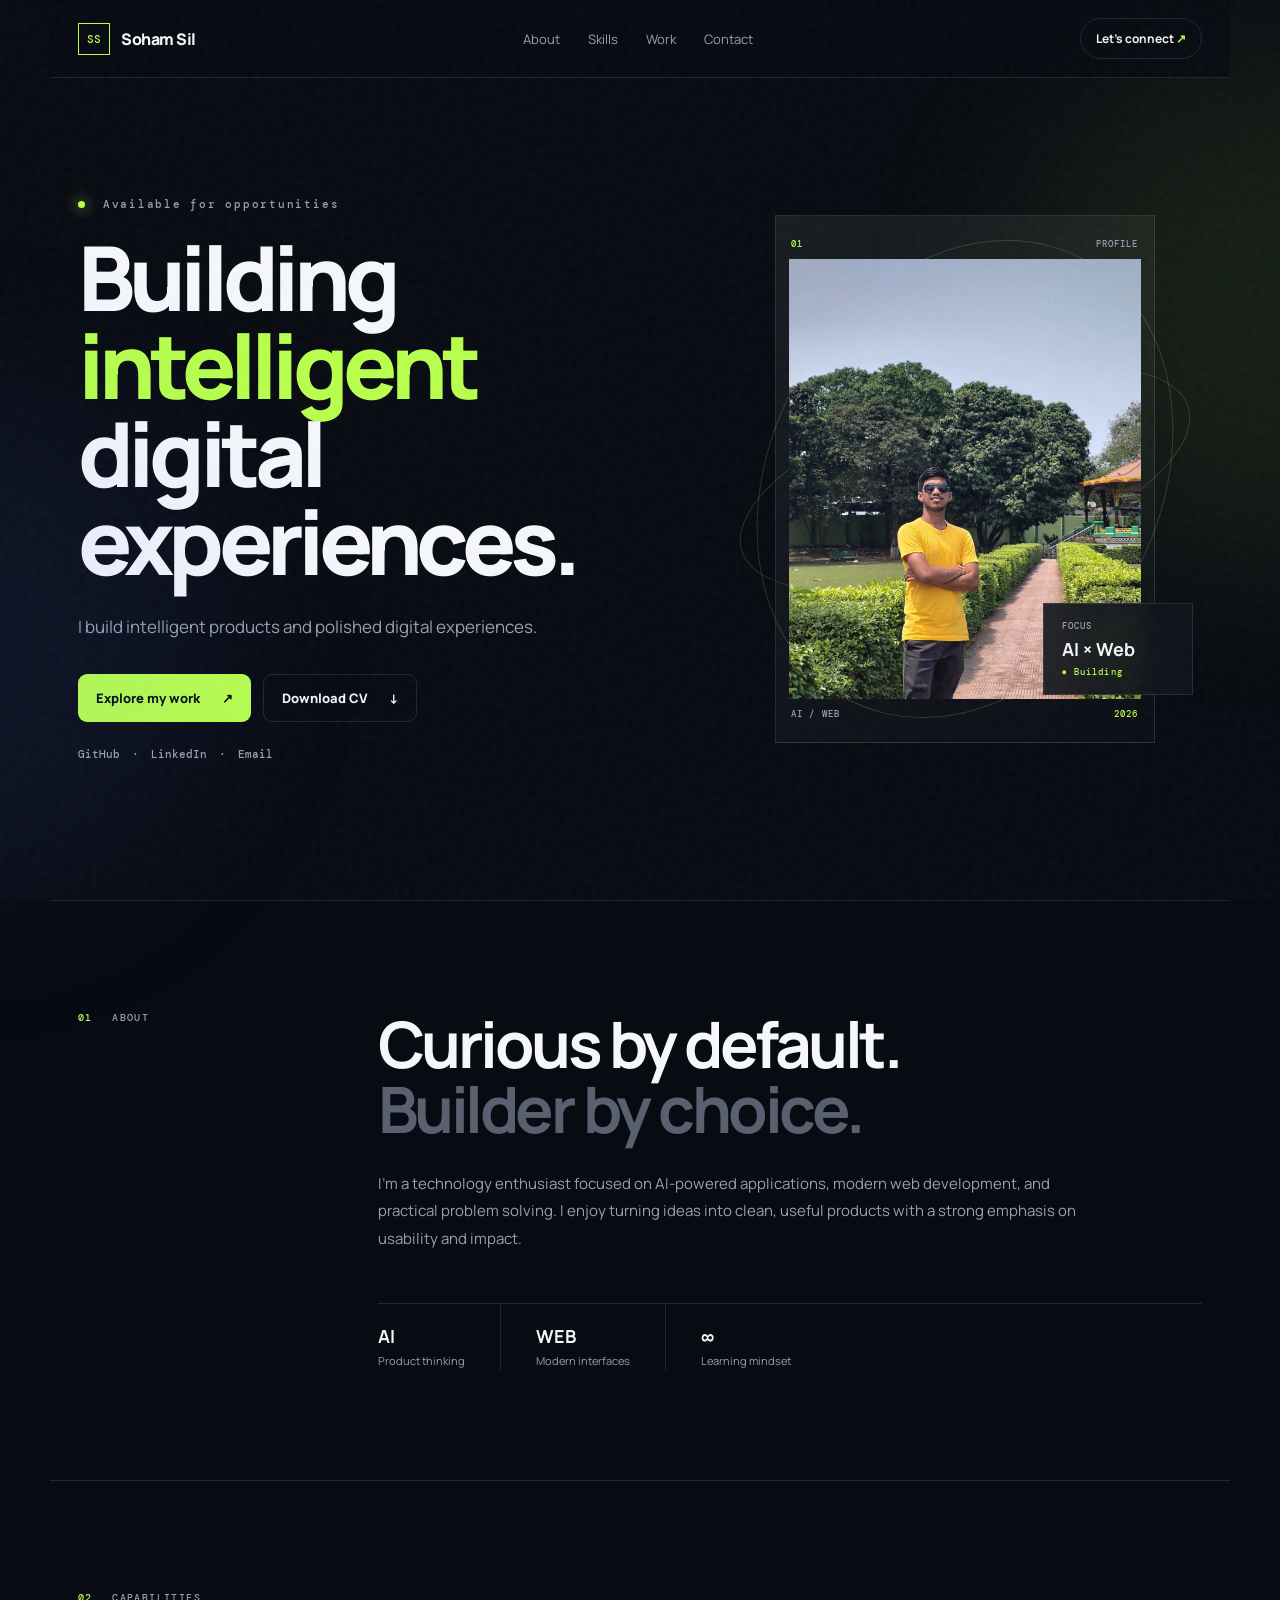
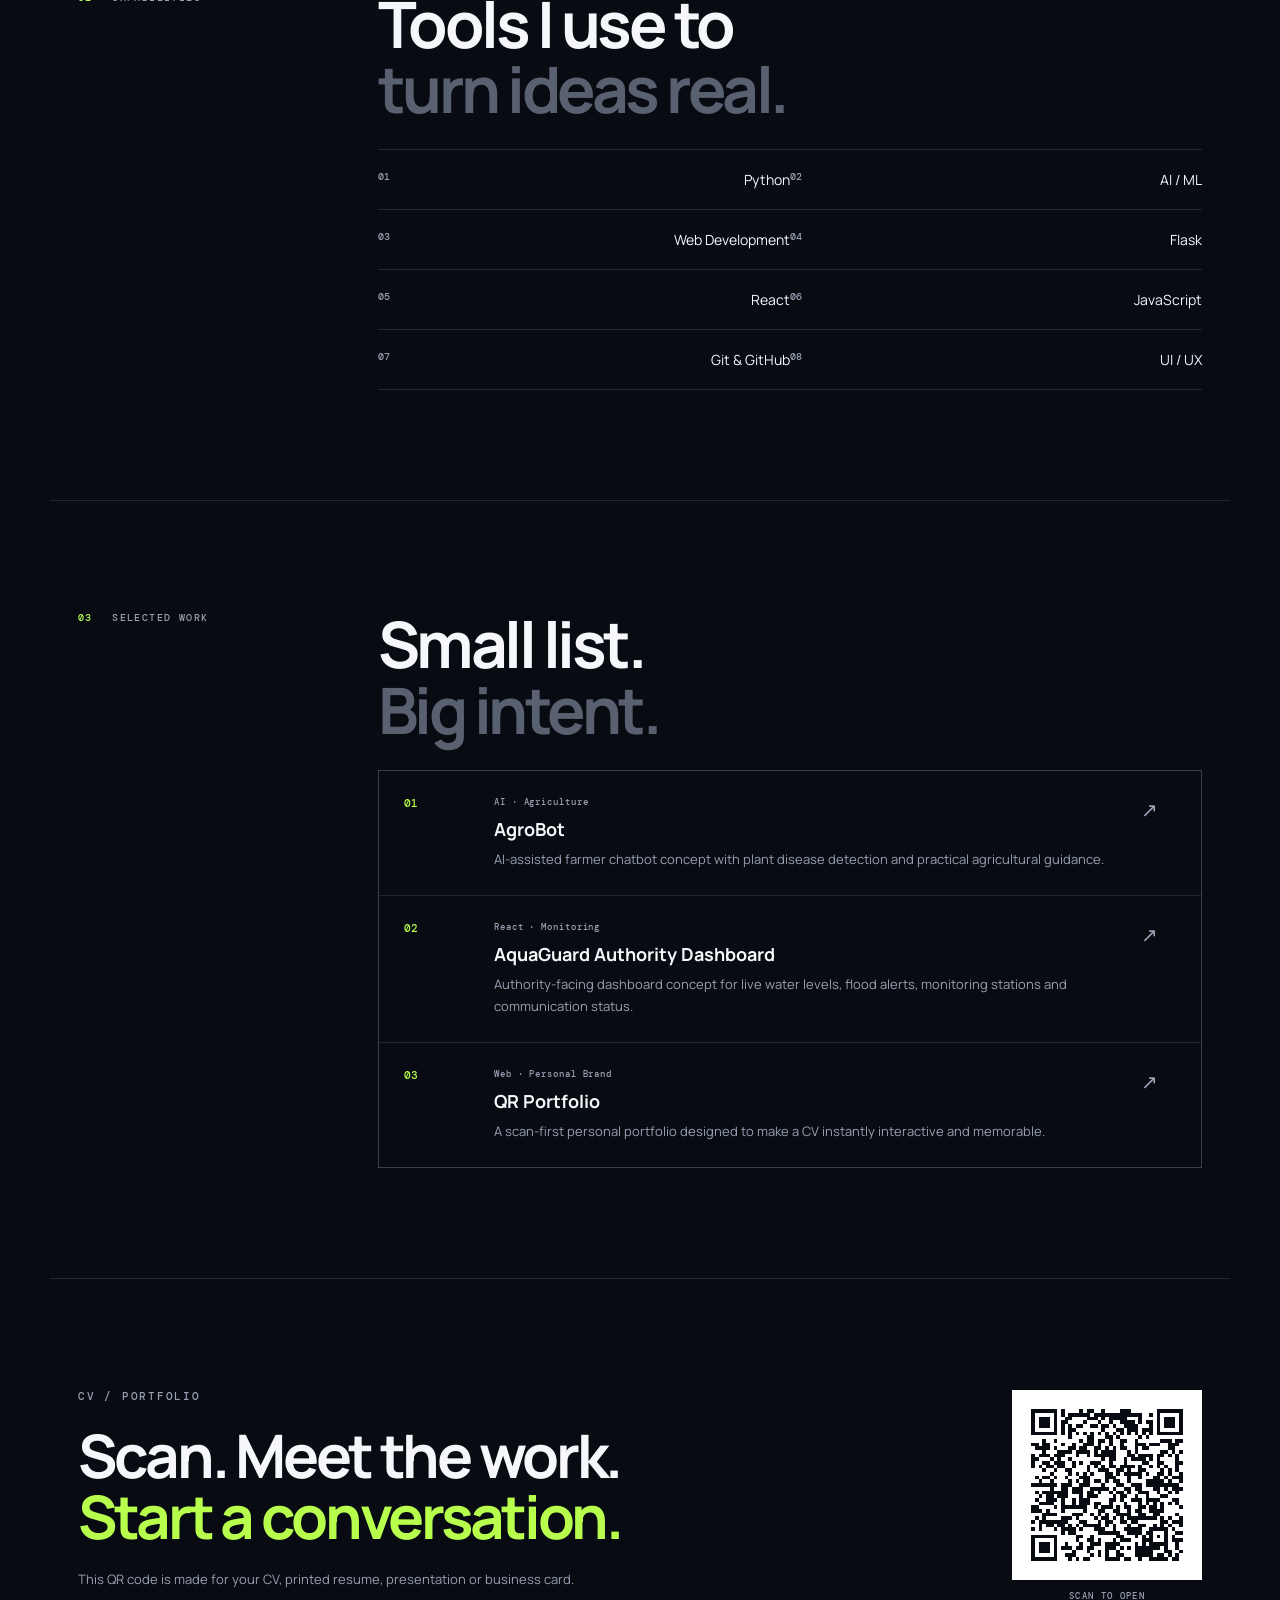
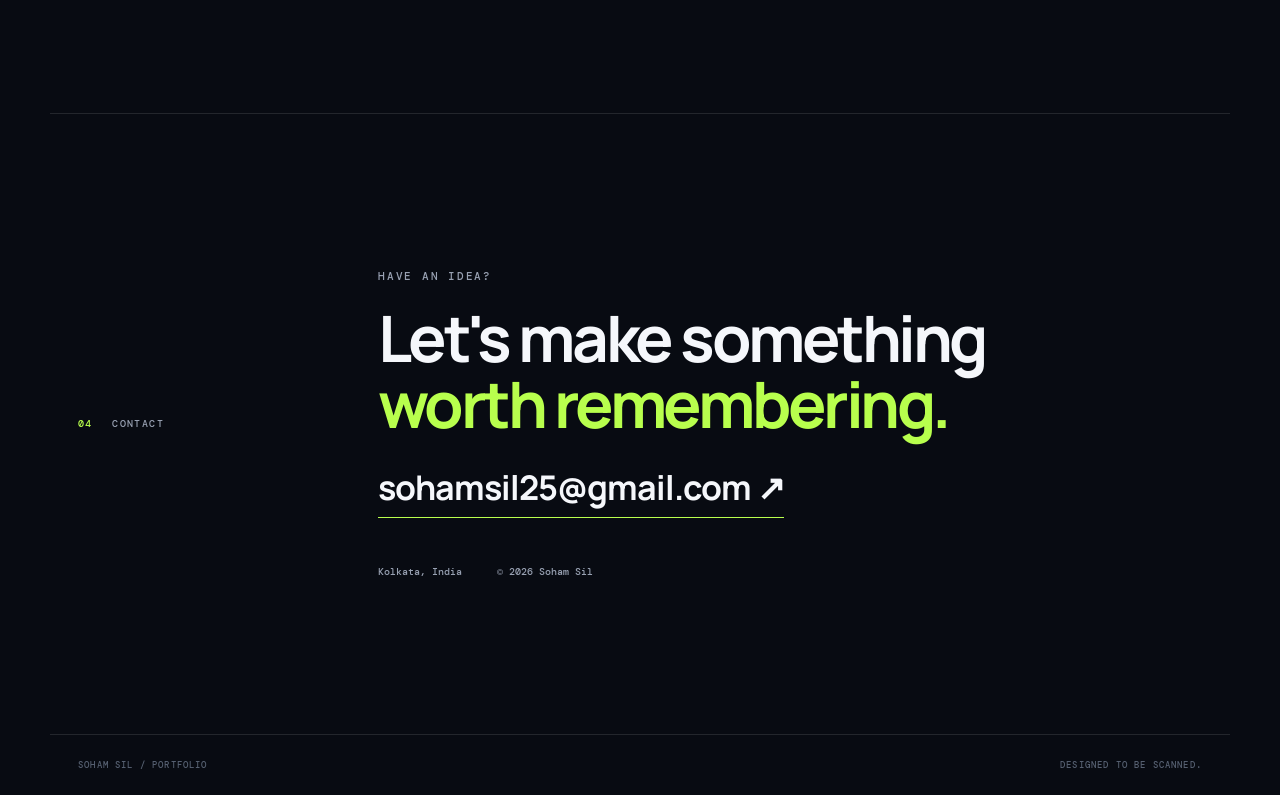
<file: index.html>
<!doctype html>
<html lang="en">
<head>
  <meta charset="utf-8">
  <meta name="viewport" content="width=device-width, initial-scale=1">
  <meta name="theme-color" content="#080b12">
  <meta name="description" content="Soham Sil — AI Developer and Web Developer portfolio.">
  <title>Soham Sil — AI Developer</title>
  <link rel="icon" href="assets/favicon.svg" type="image/svg+xml">
  <link rel="stylesheet" href="assets/css/styles.css">
</head>
<body>
  <div class="noise"></div>
  <div class="ambient ambient-one"></div>
  <div class="ambient ambient-two"></div>

  <header class="nav">
    <a class="brand" href="#home" aria-label="Soham Sil home">
      <span class="brand-mark">SS</span><span>Soham Sil</span>
    </a>
    <nav aria-label="Primary navigation">
      <a href="#about">About</a>
      <a href="#skills">Skills</a>
      <a href="#projects">Work</a>
      <a href="#contact">Contact</a>
    </nav>
    <a class="nav-cta" href="#contact">Let's connect <span>↗</span></a>
  </header>

  <main>
    <section id="home" class="hero section">
      <div class="hero-copy reveal">
        <p class="eyebrow"><span class="pulse"></span> Available for opportunities</p>
        <h1>Building <em>intelligent</em><br>digital experiences.</h1>
        <p class="lead" id="tagline"></p>
        <div class="hero-actions">
          <a class="button button-primary" href="#projects">Explore my work <span>↗</span></a>
          <a class="button button-ghost" id="resumeBtn" href="#contact">Download CV <span>↓</span></a>
        </div>
        <div class="quick-links">
          <a id="githubLink" href="#" target="_blank" rel="noreferrer">GitHub</a>
          <span>·</span>
          <a id="linkedinLink" href="#" target="_blank" rel="noreferrer">LinkedIn</a>
          <span>·</span>
          <a href="#contact">Email</a>
        </div>
      </div>

      <div class="hero-visual reveal">
        <div class="portrait-frame">
          <div class="frame-top"><span>01</span><span>PROFILE</span></div>
          <img src="assets/images/profile.jpeg" alt="Portrait of Soham Sil">
          <div class="frame-bottom"><span>AI / WEB</span><span>2026</span></div>
        </div>
        <div class="orbit orbit-a"></div>
        <div class="orbit orbit-b"></div>
        <div class="floating-card">
          <span class="mini-label">FOCUS</span>
          <strong>AI × Web</strong>
          <span class="status">● Building</span>
        </div>
      </div>
    </section>

    <section id="about" class="section split">
      <div class="section-label reveal"><span>01</span> ABOUT</div>
      <div class="section-content reveal">
        <h2>Curious by default.<br><span>Builder by choice.</span></h2>
        <p id="aboutText"></p>
        <div class="stat-row">
          <div><strong>AI</strong><span>Product thinking</span></div>
          <div><strong>WEB</strong><span>Modern interfaces</span></div>
          <div><strong>∞</strong><span>Learning mindset</span></div>
        </div>
      </div>
    </section>

    <section id="skills" class="section split">
      <div class="section-label reveal"><span>02</span> CAPABILITIES</div>
      <div class="section-content reveal">
        <h2>Tools I use to<br><span>turn ideas real.</span></h2>
        <div id="skillsGrid" class="skill-grid"></div>
      </div>
    </section>

    <section id="projects" class="section split">
      <div class="section-label reveal"><span>03</span> SELECTED WORK</div>
      <div class="section-content reveal">
        <h2>Small list.<br><span>Big intent.</span></h2>
        <div id="projectsList" class="projects"></div>
      </div>
    </section>

    <section class="qr-band section reveal">
      <div>
        <p class="eyebrow">CV / PORTFOLIO</p>
        <h2>Scan. Meet the work.<br><em>Start a conversation.</em></h2>
        <p>This QR code is made for your CV, printed resume, presentation or business card.</p>
      </div>
      <div class="qr-wrap">
        <img src="assets/qr-portfolio.svg" alt="QR code linking to Soham Sil's portfolio">
        <span>SCAN TO OPEN</span>
      </div>
    </section>

    <section id="contact" class="section contact">
      <div class="section-label reveal"><span>04</span> CONTACT</div>
      <div class="contact-main reveal">
        <p class="eyebrow">HAVE AN IDEA?</p>
        <h2>Let's make something<br><em>worth remembering.</em></h2>
        <a id="emailLink" class="email-link" href="mailto:sohamsil25@gmail.com">sohamsil25@gmail.com ↗</a>
        <div class="contact-meta">
          <span id="location"></span>
          <span>© <span id="year"></span> Soham Sil</span>
        </div>
      </div>
    </section>
  </main>

  <footer class="footer">
    <span>SOHAM SIL / PORTFOLIO</span>
    <span>DESIGNED TO BE SCANNED.</span>
  </footer>
  <script src="assets/js/script.js"></script>
</body>
</html>
</file>
<file: assets/css/styles.css>
@import url('https://fonts.googleapis.com/css2?family=DM+Mono:wght@400;500&family=Manrope:wght@400;500;600;700;800&display=swap');

:root{--bg:#080b12;--panel:#10141d;--text:#f5f7fb;--muted:#98a1b2;--line:rgba(255,255,255,.11);--accent:#b8ff4d;--max:1180px}
*{box-sizing:border-box}html{scroll-behavior:smooth}body{margin:0;background:var(--bg);color:var(--text);font-family:Manrope,Arial,sans-serif;overflow-x:hidden}
a{color:inherit;text-decoration:none}.noise{position:fixed;inset:0;pointer-events:none;opacity:.035;z-index:10;background-image:url("data:image/svg+xml,%3Csvg viewBox='0 0 180 180' xmlns='http://www.w3.org/2000/svg'%3E%3Cfilter id='n'%3E%3CfeTurbulence type='fractalNoise' baseFrequency='.8' numOctaves='3' stitchTiles='stitch'/%3E%3C/filter%3E%3Crect width='100%25' height='100%25' filter='url(%23n)'/%3E%3C/svg%3E")}
.ambient{position:fixed;width:520px;height:520px;border-radius:50%;filter:blur(100px);opacity:.08;pointer-events:none}.ambient-one{background:#b8ff4d;top:5%;right:-250px}.ambient-two{background:#4d7cff;bottom:0;left:-300px}
.nav{height:78px;display:flex;align-items:center;justify-content:space-between;max-width:var(--max);margin:auto;padding:0 28px;border-bottom:1px solid var(--line);position:sticky;top:0;z-index:9;background:rgba(8,11,18,.78);backdrop-filter:blur(18px)}
.brand{display:flex;align-items:center;gap:11px;font-weight:800;letter-spacing:-.03em}.brand-mark{display:grid;place-items:center;width:32px;height:32px;border:1px solid var(--accent);font:500 11px "DM Mono",monospace;color:var(--accent)}
.nav nav{display:flex;gap:28px;color:var(--muted);font-size:13px}.nav nav a:hover,.quick-links a:hover{color:var(--text)}
.nav-cta{font-size:12px;font-weight:700;border:1px solid var(--line);padding:11px 15px;border-radius:999px}.nav-cta span{color:var(--accent)}
.section{max-width:var(--max);margin:auto;padding:110px 28px}.hero{min-height:calc(100vh - 78px);display:grid;grid-template-columns:1.1fr .9fr;align-items:center;gap:70px;padding-top:90px}
.eyebrow{font:500 11px "DM Mono",monospace;letter-spacing:.16em;color:var(--muted);margin:0 0 22px}.pulse{display:inline-block;width:7px;height:7px;border-radius:50%;background:var(--accent);box-shadow:0 0 14px var(--accent);margin-right:9px}
h1{font-size:clamp(52px,7vw,92px);line-height:.98;letter-spacing:-.065em;margin:0 0 28px;font-weight:800}h1 em,h2 em{font-style:normal;color:var(--accent)}.lead{color:var(--muted);font-size:17px;line-height:1.7;max-width:570px}
.hero-actions{display:flex;gap:12px;margin:32px 0 25px}.button{padding:14px 18px;border-radius:9px;font-size:13px;font-weight:800;display:inline-flex;gap:22px;align-items:center;transition:.25s}.button-primary{background:var(--accent);color:#080b12}.button-primary:hover{transform:translateY(-2px);box-shadow:0 12px 35px rgba(184,255,77,.16)}.button-ghost{border:1px solid var(--line);color:var(--text)}.button-ghost:hover{border-color:var(--accent)}
.quick-links{display:flex;gap:12px;color:var(--muted);font:500 11px "DM Mono",monospace}.hero-visual{position:relative;min-height:540px;display:grid;place-items:center}.portrait-frame{width:min(380px,80%);padding:13px;border:1px solid var(--line);background:linear-gradient(145deg,rgba(255,255,255,.07),rgba(255,255,255,.015));position:relative;z-index:2}.portrait-frame img{width:100%;aspect-ratio:4/5;object-fit:cover;display:block;filter:saturate(.85) contrast(1.05)}.frame-top,.frame-bottom{display:flex;justify-content:space-between;padding:9px 2px;font:500 9px "DM Mono",monospace;color:var(--muted);letter-spacing:.12em}.frame-top span:first-child,.frame-bottom span:last-child{color:var(--accent)}
.orbit{position:absolute;border:1px solid rgba(184,255,77,.18);border-radius:50%;transform:rotate(-18deg)}.orbit-a{width:470px;height:180px}.orbit-b{width:390px;height:500px;transform:rotate(28deg)}.floating-card{position:absolute;right:2%;bottom:10%;z-index:3;background:rgba(16,20,29,.9);border:1px solid var(--line);padding:16px 18px;min-width:150px;backdrop-filter:blur(15px);display:grid;gap:5px}.mini-label,.status{font:500 9px "DM Mono",monospace;color:var(--muted);letter-spacing:.12em}.floating-card strong{font-size:18px}.status{color:var(--accent)}
.split{display:grid;grid-template-columns:220px 1fr;gap:80px;border-top:1px solid var(--line)}.section-label{font:500 10px "DM Mono",monospace;color:var(--muted);letter-spacing:.14em}.section-label span{color:var(--accent);margin-right:12px}.section-content h2,.contact-main h2{font-size:clamp(38px,5vw,64px);line-height:1.02;letter-spacing:-.055em;margin:0 0 28px}.section-content h2 span{color:#596171}.section-content>p{max-width:720px;color:var(--muted);line-height:1.85;font-size:15px}
.stat-row{display:flex;gap:0;border-top:1px solid var(--line);margin-top:50px}.stat-row div{padding:20px 35px 0 0;margin-right:35px;border-right:1px solid var(--line)}.stat-row div:last-child{border:0}.stat-row strong{display:block;font-size:18px}.stat-row span{font-size:11px;color:var(--muted)}
.skill-grid{display:grid;grid-template-columns:repeat(2,1fr);border-top:1px solid var(--line)}.skill{padding:20px 0;border-bottom:1px solid var(--line);font-size:14px;display:flex;justify-content:space-between}.skill span{color:var(--muted);font:500 10px "DM Mono",monospace}
.projects{display:grid;gap:1px;background:var(--line);border:1px solid var(--line)}.project{background:var(--bg);padding:25px;display:grid;grid-template-columns:70px 1fr 35px;gap:20px;align-items:start;transition:.25s}.project:hover{background:var(--panel);transform:translateX(4px)}.project-no{font:500 11px "DM Mono",monospace;color:var(--accent)}.project h3{margin:0 0 7px;font-size:18px}.project p{margin:0;color:var(--muted);font-size:13px;line-height:1.7}.project .label{font:500 9px "DM Mono",monospace;color:var(--muted);letter-spacing:.1em;margin-bottom:9px}.project-arrow{font-size:20px;color:var(--muted)}
.qr-band{display:grid;grid-template-columns:1fr 230px;align-items:center;gap:60px;border-top:1px solid var(--line);border-bottom:1px solid var(--line)}.qr-band h2{font-size:clamp(38px,5vw,60px);line-height:1.02;letter-spacing:-.055em;margin:0 0 20px}.qr-band>div:first-child>p:last-child{color:var(--muted);font-size:13px;max-width:510px;line-height:1.7}.qr-wrap{justify-self:end;text-align:center}.qr-wrap img{display:block;width:190px;height:190px;background:#fff;padding:12px}.qr-wrap span{display:block;margin-top:10px;font:500 9px "DM Mono",monospace;color:var(--muted);letter-spacing:.15em}
.contact{display:grid;grid-template-columns:220px 1fr;gap:80px;min-height:620px;align-items:center}.email-link{font-size:clamp(22px,3vw,34px);font-weight:700;letter-spacing:-.03em;border-bottom:1px solid var(--accent);padding-bottom:7px}.contact-meta{display:flex;gap:35px;color:var(--muted);font:500 10px "DM Mono",monospace;margin-top:55px}.footer{max-width:var(--max);margin:auto;padding:24px 28px;border-top:1px solid var(--line);display:flex;justify-content:space-between;color:#566071;font:500 9px "DM Mono",monospace;letter-spacing:.13em}
.reveal{opacity:0;transform:translateY(22px);transition:opacity .7s ease,transform .7s ease}.reveal.visible{opacity:1;transform:none}
@media(max-width:850px){.nav nav{display:none}.nav{padding:0 20px}.nav-cta{display:none}.section{padding:80px 20px}.hero{grid-template-columns:1fr;gap:30px;min-height:auto}.hero-visual{min-height:500px}.hero-copy{padding-top:25px}.split,.contact{grid-template-columns:1fr;gap:35px}.section-label{margin-bottom:0}.qr-band{grid-template-columns:1fr}.qr-wrap{justify-self:start}.footer{margin:0 20px;padding-left:0;padding-right:0;gap:15px}.footer span:last-child{text-align:right}}
@media(max-width:520px){h1{font-size:50px}.hero-actions{flex-direction:column;align-items:flex-start}.button{width:100%;justify-content:space-between}.portrait-frame{width:88%}.orbit{display:none}.floating-card{right:0;bottom:5%}.stat-row{flex-wrap:wrap}.stat-row div{margin-bottom:20px}.skill-grid{grid-template-columns:1fr}.project{grid-template-columns:45px 1fr 20px}.contact-meta{flex-direction:column;gap:10px}}
</file>
